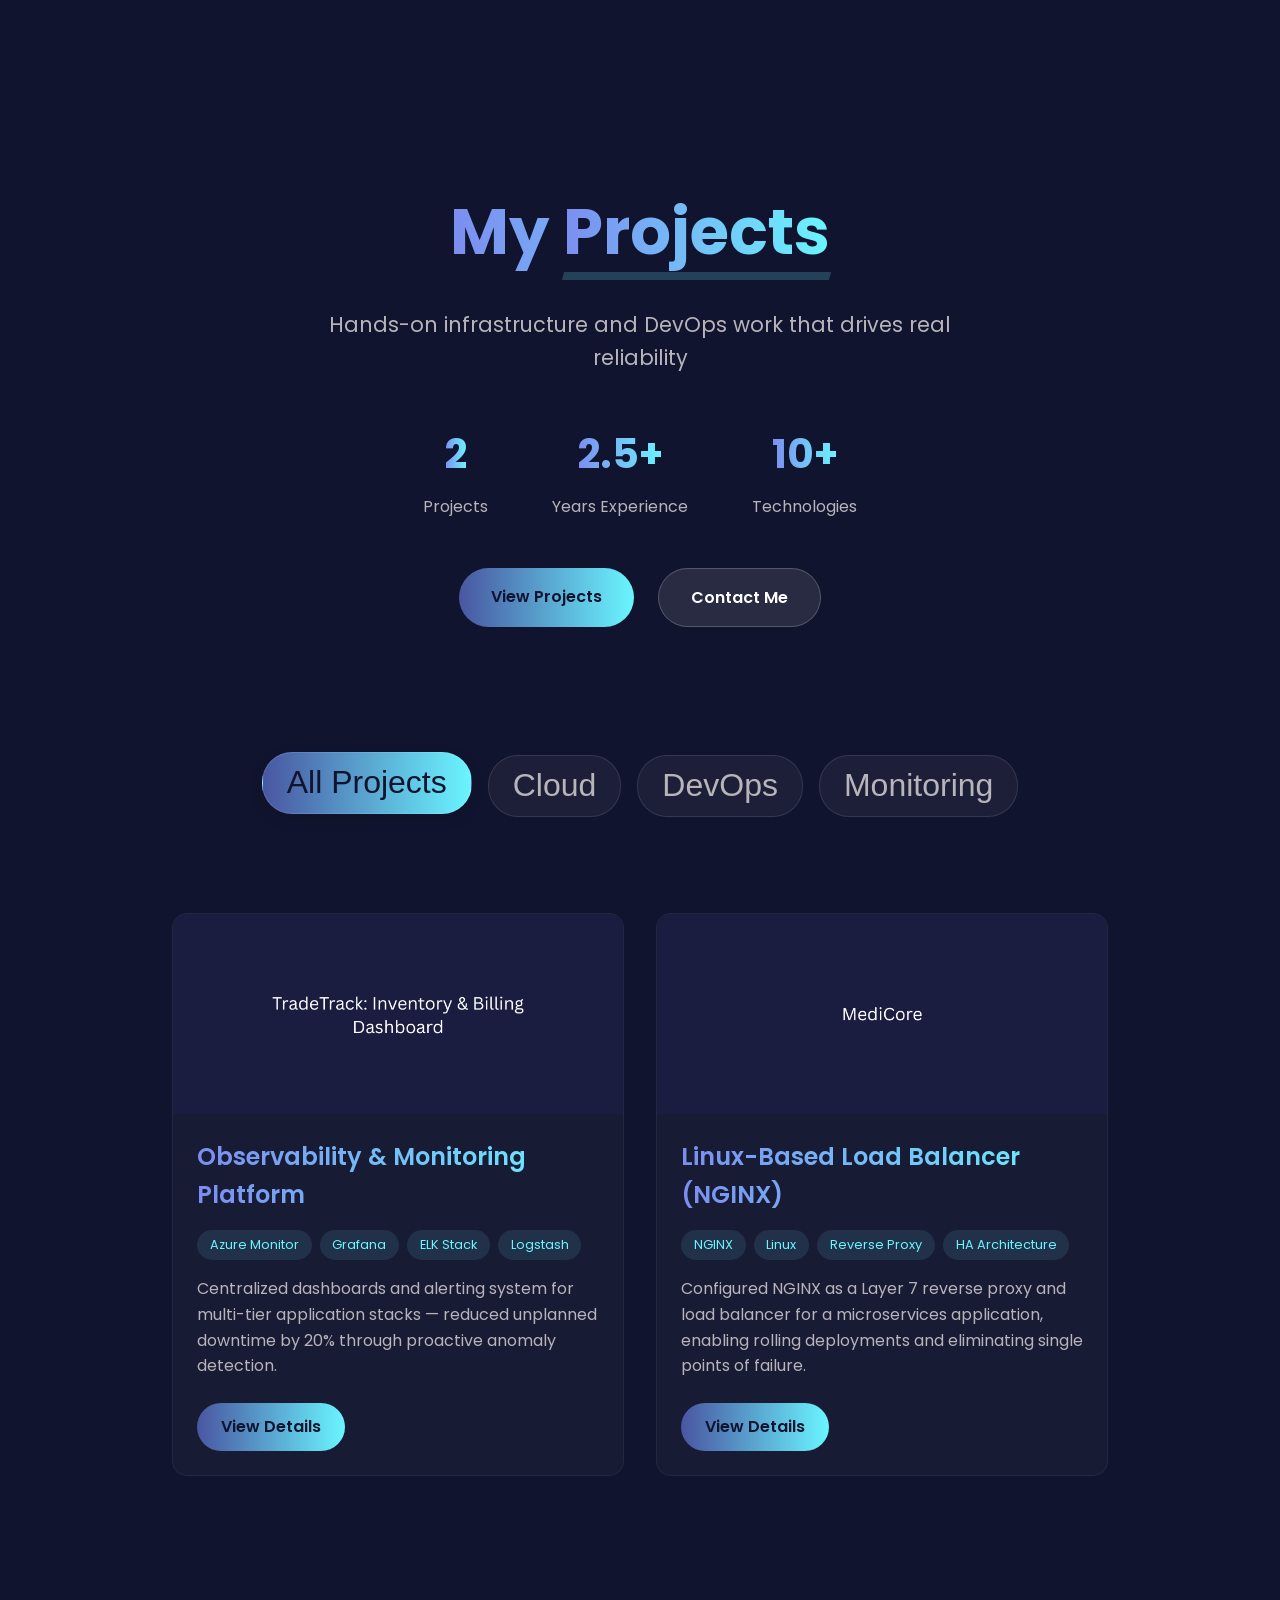
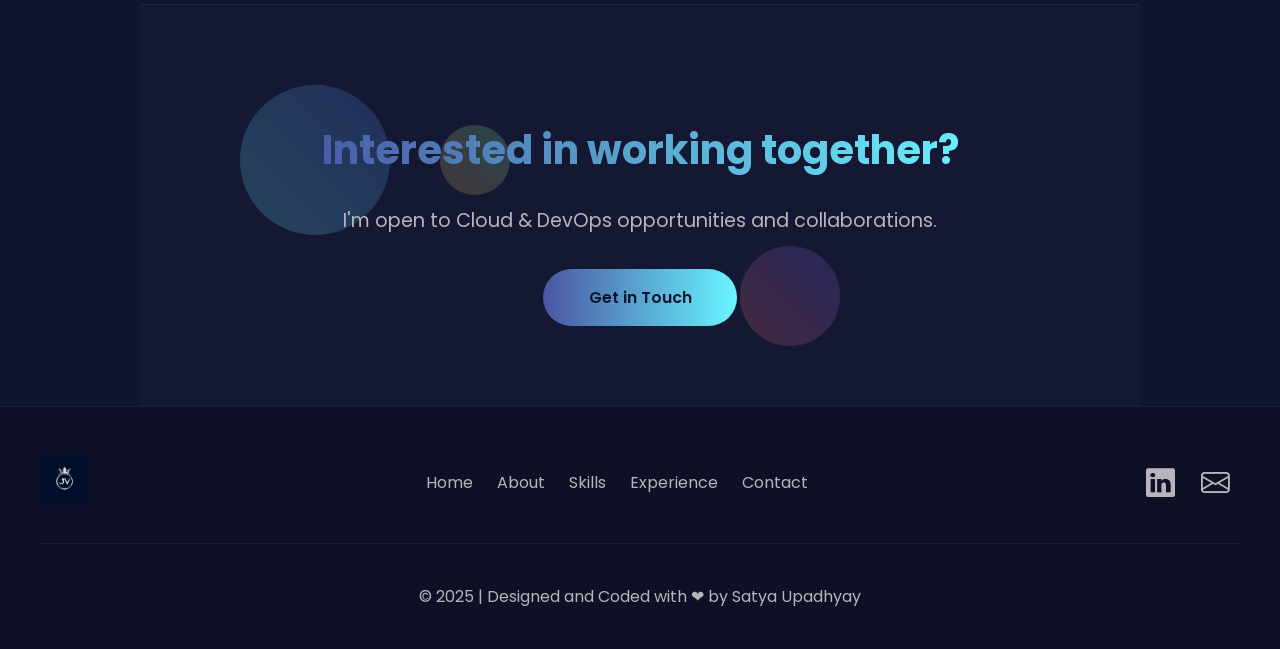
<file: portfolio.html>
<!DOCTYPE html>
<html lang="en">
<head>
    <meta charset="UTF-8">
    <meta name="viewport" content="width=device-width, initial-scale=1.0">
    <title>Satya Upadhyay | Projects</title>
    <link rel="shortcut icon" href="./assets/images/logo/Jv_logo.jpg" type="image/x-icon">
    <link href="https://fonts.googleapis.com/css2?family=Poppins:wght@300;400;600&display=swap" rel="stylesheet">
    <link href="https://cdn.jsdelivr.net/npm/bootstrap-icons@1.10.3/font/bootstrap-icons.css" rel="stylesheet">
    <link rel="stylesheet" href="style.css">
    <link rel="stylesheet" href="portfolio-style.css">
</head>
<body>

    <main>
        <!-- Hero Section -->
        <section class="portfolio-hero">
            <div class="hero-background">
                <div class="hero-grid">
                    <div class="dot-grid"></div>
                </div>
            </div>
            <div class="container">
                <div class="hero-content">
                    <h1 class="hero-title">My <span class="highlight">Projects</span></h1>
                    <p class="subtitle">Hands-on infrastructure and DevOps work that drives real reliability</p>

                    <div class="hero-stats">
                        <div class="stat-item">
                            <span class="stat-number">2</span>
                            <span class="stat-label">Projects</span>
                        </div>
                        <div class="stat-item">
                            <span class="stat-number">2.5+</span>
                            <span class="stat-label">Years Experience</span>
                        </div>
                        <div class="stat-item">
                            <span class="stat-number">10+</span>
                            <span class="stat-label">Technologies</span>
                        </div>
                    </div>

                    <div class="hero-cta">
                        <a href="#project1" class="btn-primary">View Projects</a>
                        <a href="index.html#contact" class="btn-secondary">Contact Me</a>
                    </div>
                </div>
            </div>
        </section>

        <!-- Project Filters -->
        <section class="project-filters">
            <div class="container">
                <div class="filter-buttons">
                    <button class="filter-btn active" data-filter="all">All Projects</button>
                    <button class="filter-btn" data-filter="cloud">Cloud</button>
                    <button class="filter-btn" data-filter="devops">DevOps</button>
                    <button class="filter-btn" data-filter="monitoring">Monitoring</button>
                </div>
            </div>
        </section>

        <!-- Projects Grid -->
        <section class="projects-grid">
            <div class="container">
                <div class="projects-wrapper">

                    <!-- Project 1 -->
                    <div class="project-card" data-category="cloud monitoring" id="project1">
                        <div class="project-image">
                            <img src="./assets/images/portfolio/project1.png" alt="Observability & Monitoring Platform">
                        </div>
                        <div class="project-info">
                            <h3>Observability &amp; Monitoring Platform</h3>
                            <div class="project-tech">
                                <span>Azure Monitor</span>
                                <span>Grafana</span>
                                <span>ELK Stack</span>
                                <span>Logstash</span>
                            </div>
                            <p>Centralized dashboards and alerting system for multi-tier application stacks — reduced unplanned downtime by 20% through proactive anomaly detection.</p>
                            <div class="project-links">
                                <a href="#project1-modal" class="btn-details">View Details</a>
                            </div>
                        </div>
                    </div>

                    <!-- Project 2 -->
                    <div class="project-card" data-category="devops cloud" id="project2">
                        <div class="project-image">
                            <img src="./assets/images/portfolio/project2.png" alt="Linux Load Balancer NGINX">
                        </div>
                        <div class="project-info">
                            <h3>Linux-Based Load Balancer (NGINX)</h3>
                            <div class="project-tech">
                                <span>NGINX</span>
                                <span>Linux</span>
                                <span>Reverse Proxy</span>
                                <span>HA Architecture</span>
                            </div>
                            <p>Configured NGINX as a Layer 7 reverse proxy and load balancer for a microservices application, enabling rolling deployments and eliminating single points of failure.</p>
                            <div class="project-links">
                                <a href="#project2-modal" class="btn-details">View Details</a>
                            </div>
                        </div>
                    </div>

                </div>
            </div>
        </section>

        <!-- Project 1 Modal -->
        <div id="project1-modal" class="project-modal">
            <div class="modal-content">
                <div class="modal-header">
                    <h2>Observability &amp; Monitoring Platform</h2>
                    <button class="close-modal">&times;</button>
                </div>
                <div class="modal-body">
                    <div class="project-gallery">
                        <img src="./assets/images/portfolio/project1.png" alt="Observability & Monitoring Platform">
                    </div>
                    <div class="project-details">
                        <div class="details-section">
                            <h3>Project Overview</h3>
                            <p>Designed and implemented a centralized observability platform for multi-tier production systems at TCS. The platform consolidates metrics, logs, and alerts from across the infrastructure into a unified view, enabling faster incident detection and response. By integrating Azure Monitor, Grafana dashboards, and the ELK Stack (Elasticsearch, Logstash, Kibana), the system significantly improved the team's ability to detect anomalies before they impacted end users — reducing unplanned downtime by 20%.</p>
                        </div>
                        <div class="details-section">
                            <h3>Technologies Used</h3>
                            <div class="tech-tags">
                                <span>Azure Monitor</span>
                                <span>Log Analytics</span>
                                <span>Elasticsearch</span>
                                <span>Logstash</span>
                                <span>Kibana</span>
                                <span>Grafana</span>
                                <span>Prometheus</span>
                            </div>
                        </div>
                        <div class="details-section">
                            <h3>Key Features</h3>
                            <ul>
                                <li>Centralized dashboards in Grafana and Kibana for real-time system visibility across all production environments</li>
                                <li>Threshold-based alerting rules in Azure Monitor to trigger notifications before SLA breaches</li>
                                <li>Log aggregation pipeline using Logstash feeding into Azure Log Analytics for unified log querying</li>
                                <li>Proactive anomaly detection that reduced unplanned downtime by 20%</li>
                                <li>Issue detection speed improved by 40% compared to manual monitoring approaches</li>
                                <li>Custom alert suppression logic to reduce alert fatigue during planned maintenance windows</li>
                            </ul>
                        </div>
                    </div>
                </div>
            </div>
        </div>

        <!-- Project 2 Modal -->
        <div id="project2-modal" class="project-modal">
            <div class="modal-content">
                <div class="modal-header">
                    <h2>Linux-Based Load Balancer (NGINX)</h2>
                    <button class="close-modal">&times;</button>
                </div>
                <div class="modal-body">
                    <div class="project-gallery">
                        <img src="./assets/images/portfolio/project2.png" alt="Linux Load Balancer NGINX">
                    </div>
                    <div class="project-details">
                        <div class="details-section">
                            <h3>Project Overview</h3>
                            <p>Designed and configured an NGINX-based Layer 7 reverse proxy and load balancer for a microservices application running on Linux. The setup replaced a manual traffic management approach and enabled automated rolling deployments, active health checks, and weighted round-robin distribution across backend nodes. The result was a significant improvement in application availability, reliability, and fault tolerance — eliminating single points of failure across the service tier.</p>
                        </div>
                        <div class="details-section">
                            <h3>Technologies Used</h3>
                            <div class="tech-tags">
                                <span>NGINX</span>
                                <span>Linux (RHEL/Ubuntu)</span>
                                <span>Bash Scripting</span>
                                <span>DNS Configuration</span>
                                <span>Firewall Rules</span>
                            </div>
                        </div>
                        <div class="details-section">
                            <h3>Key Features</h3>
                            <ul>
                                <li>NGINX configured as a Layer 7 reverse proxy with SSL termination for secure inbound traffic</li>
                                <li>Weighted round-robin load balancing distributing traffic across multiple backend instances</li>
                                <li>Active health checks automatically removing unhealthy nodes from the rotation</li>
                                <li>Rolling deployment support — new instances added to the pool without downtime</li>
                                <li>Firewall rules and DNS resolution configured for controlled, secure communication</li>
                                <li>Eliminated single points of failure, improving overall application availability and reliability</li>
                            </ul>
                        </div>
                    </div>
                </div>
            </div>
        </div>

        <!-- CTA -->
        <section class="portfolio-cta">
            <div class="container">
                <div class="cta-content">
                    <h2>Interested in working together?</h2>
                    <p>I'm open to Cloud &amp; DevOps opportunities and collaborations.</p>
                    <a href="index.html#contact" class="btn-contact">Get in Touch</a>
                </div>
                <div class="cta-background">
                    <div class="floating-shapes">
                        <div class="shape shape-1"></div>
                        <div class="shape shape-2"></div>
                        <div class="shape shape-3"></div>
                    </div>
                </div>
            </div>
        </section>
    </main>

    <footer>
        <div class="container">
            <div class="footer-content">
                <div class="footer-logo">
                    <img src="./assets/images/logo/Jv_logo.jpg" alt="Satya Upadhyay" class="logo">
                </div>
                <div class="footer-links">
                    <a href="index.html">Home</a>
                    <a href="index.html#about">About</a>
                    <a href="index.html#skills">Skills</a>
                    <a href="index.html#experience">Experience</a>
                    <a href="index.html#contact">Contact</a>
                </div>
                <div class="footer-social">
                    <a href="https://linkedin.com" target="_blank"><i class="bi bi-linkedin"></i></a>
                    <a href="mailto:upadhyay3005satya@gmail.com"><i class="bi bi-envelope"></i></a>
                </div>
            </div>
            <div class="footer-bottom">
                <p>© 2025 | Designed and Coded with ❤ by Satya Upadhyay</p>
            </div>
        </div>
    </footer>

    <button id="back-to-top" aria-label="Back to Top">
        <i class="bi bi-arrow-up"></i>
    </button>

    <script src="./script.js"></script>
    <script src="./portfolio-script.js"></script>
</body>
</html>
</file>
<file: style.css>
html {
    scroll-behavior: smooth;
    margin: 0;
    padding: 0;
}

:root {
    --primary-color: #11142E;
    /* Change this to your desired primary color */
    --primary-light-color: #1d2045;
    --secondary-color: #ffffff;
    /* Change this to your desired secondary color */
    --accent-color: #6af5ff;
    --text-color: rgba(183, 180, 187, 1);
    --transition-speed: 0.3s;
}

body {
    font-family: 'Poppins', sans-serif;
    color: var(--text-color);
    line-height: 1.6;
    margin: 0;
    padding: 0;
    background-color: var(--primary-color);
}

html, body {
    overflow-x: hidden; /* Prevent horizontal scrolling */
    width: 100%;
    position: relative;
    max-width: 100vw;
}

h1 {
    font-size: 2.5em;
    font-weight: bold;
    color: var(--secondary-color);
    background: linear-gradient(to right, rgb(124, 141, 240), rgb(106, 245, 255));
    -webkit-background-clip: text;
    -webkit-text-fill-color: transparent;
    background-clip: text;
    margin-bottom: 1rem;
}

h2 {
    font-size: 2em;
    font-weight: bold;
    color: var(--secondary-color);
    background: linear-gradient(to right, rgb(73, 86, 161), rgb(106, 245, 255));
    -webkit-background-clip: text;
    -webkit-text-fill-color: transparent;
    background-clip: text;
}

h3 {
    font-size: 1.5em;
    font-weight: 600;
    color: var(--secondary-color);
    margin-bottom: 0.5rem;
}

h4 {
    font-size: 1.2em;
    color: var(--accent-color);
    margin-top: 1rem;
}

button {
    border: none;
    background: none;
    color: inherit;
    font-size: xx-large;
    cursor: pointer;
}

.nav-container,
section,
.intro-container,
.portfolio-grid,
.contact-container,
.project-filters,
.projects-container {
    max-width: 100%;
    box-sizing: border-box; /* Include padding in width calculation */
    overflow-x: hidden;
}

/* Elegant fade with scale animation */
#content-wrapper {
    opacity: 0;
    transform: scale(0.98);
    filter: blur(5px);
    transition: opacity 1.2s ease-out, transform 1.2s ease-out, filter 1.2s ease-out;
}

#content-wrapper.visible {
    opacity: 1;
    transform: scale(1);
    filter: blur(0);
}

.hidden {
    visibility: hidden;
}

section {
    padding: 4rem 2rem;
    margin: 0 auto;
    max-width: 1000px;
}

.separator {
    display: flex;
    justify-content: center;
    align-items: center;
    padding: 1rem;
}

.separator img {
    width: 10%;
    max-width: 600px;
    opacity: 0.7;
}

#line {
    content: "";
    display: block;
    width: 120%;
    height: 0.5px;
    background-color: var(--primary-light-color);
    padding: 0;
}

section h2 {
    font-size: 2.2em;
    color: var(--secondary-color);
    margin-bottom: 1.5rem;
    font-weight: bolder;
    display: flex;
    justify-content: center;
    align-items: center;
}

/* Navbar Styles */
header {
    position: fixed;
    top: 0;
    left: 0;
    width: 100%;
    z-index: 1000;
    transition: background-color 0.3s ease, box-shadow 0.3s ease;
    padding: 0;
    margin-top: 30px;
}

header.scrolled {
    background-color: rgba(17, 20, 46, 0.95);
    backdrop-filter: blur(10px);
    -webkit-backdrop-filter: blur(10px);
    box-shadow: 0 5px 20px rgba(0, 0, 0, 0.2);
}

#navbar {
    padding: 1rem 0;
    transition: padding 0.3s ease;
}

header.scrolled #navbar {
    padding: 0.5rem 0;
}

.nav-container {
    display: flex;
    justify-content: space-between;
    align-items: center;
    max-width: 1200px;
    margin: 0 auto;
    padding: 0 2rem;
}

.nav-left .logo {
    height: 4.5rem;
    transition: height 0.3s ease;
}

header.scrolled .nav-left .logo {
    height: 2.8rem;
}

.nav-right ul {
    display: flex;
    list-style: none;
    margin: 0;
    padding: 0;
    gap: 2rem;
}

.nav-right ul li a {
    color: var(--secondary-color);
    text-decoration: none;
    font-weight: 500;
    position: relative;
    padding: 0.5rem 0;
    transition: color 0.3s ease;
    cursor: pointer;
}

.nav-right ul li a::after {
    content: '';
    position: absolute;
    bottom: 0;
    left: 0;
    width: 0;
    height: 2px;
    background: var(--accent-color);
    transition: width 0.3s ease;
}

.nav-right ul li a:hover {
    color: var(--accent-color);
}

.nav-right ul li a:hover::after {
    width: 100%;
}

/* Hamburger Menu */
.hamburger-menu {
    display: none;
    flex-direction: column;
    justify-content: space-between;
    width: 30px;
    height: 21px;
    cursor: pointer;
    z-index: 1001;
    position: relative; /* Add this to make z-index work */
}

.hamburger-menu span {
    display: block;
    height: 3px;
    width: 100%;
    background-color: var(--secondary-color);
    border-radius: 3px;
    transition: all 0.3s ease;
}

/* Mobile Navigation */
@media (max-width: 768px) {
    header {
        margin-top: 0;
    }

    .nav-container {
        padding: 0 1.5rem;
    }
    
    .hamburger-menu {
        display: flex;
    }
    
    .nav-right ul {
        display: none !important;
        position: fixed;
        top: 0;
        right: -100%;
        width: 80%;
        max-width: 300px;
        height: 100vh;
        background-color: var(--primary-color);
        flex-direction: column;
        justify-content: center;
        align-items: center;
        gap: 2rem;
        transition: right 0.3s ease;
        z-index: 1000;
        box-shadow: -5px 0 15px rgba(0, 0, 0, 0.1);
    }
    
    .nav-right.active ul {
        display: flex !important;
        right: 0;
    }
    
    .nav-right ul li {
        margin: 0;
    }
    
    .nav-right ul li a {
        font-size: 1.2rem;
    }
    
    /* Hamburger animation */
    .hamburger-menu.active span:nth-child(1) {
        transform: translateY(9px) rotate(45deg);
    }
    
    .hamburger-menu.active span:nth-child(2) {
        opacity: 0;
    }
    
    .hamburger-menu.active span:nth-child(3) {
        transform: translateY(-9px) rotate(-45deg);
    }
    
    /* Overlay when menu is open */
    .menu-overlay {
        position: fixed;
        top: 0;
        left: 0;
        width: 100%;
        height: 100%;
        background-color: rgba(0, 0, 0, 0.5);
        z-index: 999;
        opacity: 0;
        visibility: hidden;
        transition: opacity 0.3s ease, visibility 0.3s ease;
    }
    
    .menu-overlay.active {
        opacity: 1;
        visibility: visible;
    }

    .project-overlay,
    .menu-overlay {
        width: 100vw;
        max-width: 100%;
    }
}

/* Remove old nav toggle styles */
#nav-toggle {
    display: none !important;
}


/* Button Animation */
.animated-button {
    position: relative;
    animation: moveUpDown 1s ease-in-out infinite;
}

@keyframes moveUpDown {
    0%, 100% {
        transform: translateY(0);
    }
    50% {
        transform: translateY(-15px);
    }
}

#skills p {
    text-align: center;
}

#skills ul {
    list-style: none;
    padding: 0;
}

.skills-list {
    display: flex;
    flex-wrap: wrap;
    justify-content: center;
    gap: 1.5rem;
    padding: 0;
    list-style: none;
    margin-top: 2rem;
}

.skills-list li {
    margin: 0.5rem;
    padding: 1rem;
    background: rgba(255, 255, 255, 0.1);
    border-radius: 8px;
    display: flex;
    align-items: center;
    justify-content: center;
    transition: transform 0.3s ease, background 0.3s ease;
    width: 80px;
    height: 80px;
}

.skills-list li:hover {
    transform: translateY(-5px);
    background: rgba(255, 255, 255, 0.2);
}

.skills-list li img {
    max-width: 100%;
    max-height: 100%;
    object-fit: contain;
}

@media (max-width: 767px) {
    .skills-list li {
        width: 60px;
        height: 60px;
    }
}

/* Typing Animation Styles */
.typing-container {
    display: flex;
    align-items: center;
    font-size: 1.5rem;
    margin: 1rem 0;
    height: 2rem;
}

.static-text {
    color: var(--text-color);
    margin-right: 0.5rem;
}

.typing-text {
    color: var(--accent-color);
    font-weight: 600;
    position: relative;
}

.cursor {
    display: inline-block;
    width: 3px;
    background-color: var(--accent-color);
    margin-left: 0.2rem;
    animation: blink 1s infinite;
}

@keyframes blink {
    0%, 100% { opacity: 1; }
    50% { opacity: 0; }
}

/* Enhanced About Section */
#about {
    position: relative;
    overflow: hidden;
    text-align: center;
}

#about ul {
    list-style-type: none;
    background: rgba(255, 255, 255, 0.05);
    border-radius: 15px;
    padding: 1.5rem;
    margin: 1.5rem 0;
    box-shadow: 0 5px 15px rgba(0, 0, 0, 0.1);
    transform: translateY(0);
    transition: transform 0.3s ease, box-shadow 0.3s ease;
}

#about ul:hover {
    transform: translateY(-5px);
    box-shadow: 0 10px 25px rgba(0, 0, 0, 0.2);
}

#about li {
    margin-bottom: 0.8rem;
    position: relative;
    padding-left: 1.5rem;
}

/* #about li::before {
    content: "→";
    color: var(--accent-color);
    position: absolute;
    left: 0;
    transition: transform 0.3s ease;
} */

#about li:hover::before {
    transform: translateX(5px);
}

#about p:last-child {
    font-weight: 600;
    color: var(--accent-color);
    font-size: 1.2rem;
    margin-top: 2rem;
    text-align: center;
}

/* Enhanced Intro Section */
.intro-description {
    margin: 1.5rem 0;
    font-size: 1.1rem;
    line-height: 1.6;
    color: var(--text-color);
    animation: fadeIn 1s ease-out forwards;
}

.intro-highlights {
    display: flex;
    flex-wrap: wrap;
    gap: 1rem;
    margin: 1.5rem 0;
}

.highlight-item {
    display: flex;
    align-items: center;
    background: rgba(255, 255, 255, 0.05);
    padding: 0.5rem 1rem;
    border-radius: 30px;
    transition: transform 0.3s ease, background 0.3s ease;
    animation: slideInRight 0.5s ease-out forwards;
    animation-delay: calc(var(--i, 0) * 0.1s);
}

.highlight-item:nth-child(1) {
    --i: 1;
}

.highlight-item:nth-child(2) {
    --i: 2;
}

.highlight-item:nth-child(3) {
    --i: 3;
}

.highlight-item:nth-child(4) {
    --i: 4;
}


.highlight-item:hover {
    transform: translateY(-3px);
    background: rgba(255, 255, 255, 0.1);
}

.highlight-item i {
    color: var(--accent-color);
    font-size: 1.2rem;
    margin-right: 0.5rem;
}

.intro-cta {
    display: flex;
    gap: 1rem;
    margin-top: 1.5rem;
    margin-bottom: 1.5rem;
    flex-wrap: wrap; /* Allow wrapping if needed */
    justify-content: flex-start; /* Align to the left by default */
}

.btn-contact, 
.btn-portfolio-link {
    display: inline-block;
    padding: 0.8rem 1.5rem;
    border-radius: 30px;
    text-decoration: none;
    font-weight: 600;
    transition: transform 0.3s ease, box-shadow 0.3s ease;
    min-width: 130px; /* Set minimum width */
    text-align: center;
}

.btn-contact {
    background: linear-gradient(to right, rgb(73, 86, 161), rgb(106, 245, 255));
    color: var(--secondary-color);
}

.btn-portfolio-link {
    background: rgba(255, 255, 255, 0.1);
    color: var(--secondary-color);
    border: 1px solid rgba(106, 245, 255, 0.3);
}

.btn-contact:hover, 
.btn-portfolio-link:hover {
    transform: translateY(-3px);
    box-shadow: 0 10px 20px rgba(0, 0, 0, 0.2);
}

.btn-portfolio-link:hover {
    background: rgba(255, 255, 255, 0.2);
}

h4 i {
    margin-right: 0.5rem;
    color: var(--accent-color);
}

/* Animations */
@keyframes fadeIn {
    from {
        opacity: 0;
    }
    to {
        opacity: 1;
    }
}

@keyframes slideInRight {
    from {
        opacity: 0;
        transform: translateX(-20px);
    }
    to {
        opacity: 1;
        transform: translateX(0);
    }
}

/* Responsive adjustments */
@media (max-width: 768px) {
    #about {
        padding: 2rem 1rem; /* Reduce padding */
        pointer-events: auto; /* Ensure it's interactive */
        touch-action: auto; /* Enable touch actions */
    }
    
    #about p {
        margin-bottom: 1rem;
    }

    .intro-highlights {
        justify-content: center;
    }
    
    .intro-cta {
        justify-content: center; /* Center on mobile */
        gap: 0.8rem; /* Reduce gap on smaller screens */
    }
    
    .btn-contact, 
    .btn-portfolio-link {
        padding: 0.7rem 1.2rem;
        font-size: 0.9rem;
        min-width: 120px; /* Slightly smaller on mobile */
        /* Important: Don't set width to 100% */
        width: auto;
        flex: 0 1 auto; /* Don't grow, allow shrinking, auto basis */
    }
}

/* For very small screens, ensure buttons still fit side by side */
@media (max-width: 380px) {
    .intro-cta {
        gap: 0.5rem;
    }
    
    .btn-contact, 
    .btn-portfolio-link {
        padding: 0.6rem 1rem;
        font-size: 0.85rem;
        min-width: 110px;
    }
}
/* Enhanced Experience Section Styles */
.experience-item {
    background: rgba(255, 255, 255, 0.05);
    margin: 30px 0;
    padding: 30px;
    border: 1px solid rgba(232, 232, 232, 0.1);
    border-radius: 15px;
    transition: transform 0.3s ease, box-shadow 0.3s ease, background-color 0.3s ease;
    position: relative;
    overflow: hidden;
}

.experience-item::before {
    content: '';
    position: absolute;
    top: 0;
    left: 0;
    width: 100%;
    height: 3px;
    background: linear-gradient(to right, rgb(73, 86, 161), rgb(106, 245, 255));
    transform: scaleX(0);
    transform-origin: left;
    transition: transform 0.3s ease;
}

.experience-item:hover {
    transform: translateY(-10px);
    box-shadow: 0 15px 30px rgba(0, 0, 0, 0.2);
    background: rgba(255, 255, 255, 0.08);
}

.experience-item:hover::before {
    transform: scaleX(1);
}

.experience-item h3 {
    color: var(--accent-color);
    margin-top: 0;
    transition: transform 0.3s ease;
}

.experience-item:hover h3 {
    transform: translateX(5px);
}

.company-name {
    font-weight: 600;
    font-size: 1.1em;
    display: flex;
    align-items: center;
    margin: 0.5rem 0;
    transition: color 0.3s ease;
}

.experience-item:hover .company-name {
    color: var(--secondary-color);
}

.company-logo {
    width: 40px;
    height: 40px;
    vertical-align: middle;
    margin-right: 10px;
    border-radius: 5px;
    object-fit: contain;
    background-color: transparent;
    padding: 3px;
    box-sizing: content-box;
    transition: transform 0.3s ease;
}

.experience-item:hover .company-logo {
    transform: scale(1.1);
}

.job-duration {
    color: #a0a0a0;
    font-style: italic;
    margin-bottom: 1rem;
}

.job-responsibilities {
    padding-left: 1.5rem;
}

.job-responsibilities li {
    margin-bottom: 0.5rem;
    position: relative;
    transition: transform 0.3s ease, padding-left 0.3s ease;
}

.job-responsibilities li::before {
    content: "•";
    color: var(--accent-color);
    font-weight: bold;
    position: absolute;
    left: -1rem;
    transition: color 0.3s ease, transform 0.3s ease;
}

.experience-item:hover .job-responsibilities li::before {
    color: var(--accent-color);
    transform: scale(1.2);
}

.experience-item:hover .job-responsibilities li {
    transform: translateX(5px);
}

.job-duration {
    color: #a0a0a0;
    font-style: italic;
    margin-bottom: 1rem;
}

.job-responsibilities {
    padding-left: 1.5rem;
}

.job-responsibilities li {
    margin-bottom: 0.5rem;
    position: relative;
}

.job-responsibilities li::before {
    content: "•";
    color: var(--accent-color);
    font-weight: bold;
    position: absolute;
    left: -1rem;
}

#intro {
    padding: 4rem 2rem;
    margin: 0 auto;
    max-width: 1000px;
    padding-top: 8rem;
}

.intro-container {
    display: flex;
    align-items: center;
    justify-content: space-between;
}

.intro-text {
    margin-top: 2.5rem;
    width: 60%;
    padding-right: 2rem;
}

.intro-photo {
    position: relative;
    width: 30%;
    display: flex;
    justify-content: center;
    z-index: 1;
}

.intro-photo img {
    border-radius: 50%;
    max-width: 100%;
    height: auto;
    transform: scaleX(-1);
    position: relative;
    z-index: 2;
    margin: 0 auto;
    border: 3px solid var(--accent-color);
    box-shadow: 0 0 20px rgba(106, 245, 255, 0.3);
}

.intro-photo lottie-player {
    position: absolute;
    top: 50%;
    left: 50%;
    transform: translate(-50%, -50%);
    width: 400px;
    height: 400px;
    z-index: 1;
}

/* Responsive styles for the intro section */
@media (max-width: 768px) {
    .intro-container {
        flex-direction: column;
        text-align: center;
    }

    .intro-photo {
        order: 1;
        margin-bottom: 2rem;
        width: 60%;
    }

    .intro-text {
        order: 2;
        width: 100%;
        padding: 0;
    }

    .intro-photo lottie-player {
        width: 350px;
        height: 350px;
    }
}

#arrow-down {
    display: flex;
    justify-content: center;
    align-items: center;
    font-size: xx-large;
    margin-top: -1rem;
}

.company-name {
    font-weight: 600;
    font-size: 1.1em;
    display: flex;
    align-items: center;
    margin: 0.5rem 0;
}

.company-logo {
    width: 30px;
    height: 30px;
    vertical-align: middle;
    margin-right: 10px;
    border-radius: 5px;
    object-fit: contain;
    background-color: transparent;
    padding: 3px;
    box-sizing: content-box;
}

.bi {
    margin-right: 10px;
    font-size: 1.2em;
}

#separator {
    width: 80%;
    border: none;
    border-top: 1px solid rgba(255, 255, 255, 0.1);
    margin: 30px auto;
}

#copyright {
    margin-top: 20px;
    color: #a0a0a0;
}

/* Animation for page elements */
@keyframes fadeInUp {
    from {
        opacity: 0;
        transform: translateY(20px);
    }
    to {
        opacity: 1;
        transform: translateY(0);
    }
}

section {
    animation: fadeInUp 0.6s ease-out forwards;
}

section:nth-child(2) {
    animation-delay: 0.2s;
}

section:nth-child(3) {
    animation-delay: 0.4s;
}

section:nth-child(4) {
    animation-delay: 0.6s;
}

/* Scrollbar styling */
::-webkit-scrollbar {
    width: 10px;
}

::-webkit-scrollbar-track {
    background: var(--primary-color);
}

::-webkit-scrollbar-thumb {
    background: rgba(106, 245, 255, 0.3);
    border-radius: 5px;
}

::-webkit-scrollbar-thumb:hover {
    background: rgba(106, 245, 255, 0.5);
}


/* Interactive Skills Cards */
.skills-highlight {
    margin: 2.5rem 0;
}

.skills-highlight h3 {
    margin-bottom: 1.5rem;
    text-align: center;
    color: var(--accent-color);
    font-size: 1.8rem;
}

.skills-cards {
    display: grid;
    grid-template-columns: repeat(auto-fill, minmax(280px, 1fr));
    gap: 1.5rem;
    margin-top: 1.5rem;
}

.skill-card {
    background: rgba(255, 255, 255, 0.05);
    border-radius: 15px;
    padding: 1.5rem;
    transition: transform 0.3s ease, box-shadow 0.3s ease, background-color 0.3s ease;
    position: relative;
    overflow: hidden;
    border: 1px solid rgba(255, 255, 255, 0.1);
}

.skill-card::before {
    content: '';
    position: absolute;
    top: 0;
    left: 0;
    width: 100%;
    height: 3px;
    background: linear-gradient(to right, rgb(73, 86, 161), rgb(106, 245, 255));
    transform: scaleX(0);
    transform-origin: left;
    transition: transform 0.3s ease;
}

.skill-card:hover {
    transform: translateY(-10px);
    box-shadow: 0 15px 30px rgba(0, 0, 0, 0.2);
    background: rgba(255, 255, 255, 0.08);
}

.skill-card:hover::before {
    transform: scaleX(1);
}

.skill-icon {
    font-size: 2.5rem;
    color: var(--accent-color);
    margin-bottom: 1rem;
    transition: transform 0.3s ease;
}

.skill-card:hover .skill-icon {
    transform: scale(1.1);
}

.skill-card h4 {
    color: var(--secondary-color);
    margin-bottom: 0.8rem;
    font-size: 1.2rem;
}

.skill-card p {
    color: var(--text-color);
    font-size: 0.95rem;
    line-height: 1.5;
    text-align: left;
}

/* Responsive adjustments */
@media (max-width: 768px) {
    .skills-cards {
        grid-template-columns: 1fr;
    }
    
    .skill-card {
        max-width: 100%;
    }
}



/* ===== EDUCATION SECTION STYLES ===== */
.education-timeline {
    position: relative;
    max-width: 900px;
    margin: 0 auto;
    padding: 2rem 0;
}

.education-timeline::before {
    content: '';
    position: absolute;
    top: 0;
    left: 50px;
    height: 100%;
    width: 2px;
    background: linear-gradient(to bottom, rgba(106, 245, 255, 0.3), rgba(106, 245, 255, 0));
    z-index: 1;
}

.education-item {
    display: flex;
    margin-bottom: 3rem;
    position: relative;
    z-index: 2;
    transform: translateY(50px);
    opacity: 0;
    transition: transform 0.6s ease, opacity 0.6s ease;
}

.education-item.animate {
    transform: translateY(0);
    opacity: 1;
}

.education-icon {
    background: linear-gradient(135deg, rgb(73, 86, 161), rgb(106, 245, 255));
    width: 100px;
    height: 100px;
    border-radius: 50%;
    display: flex;
    align-items: center;
    justify-content: center;
    margin-right: 2rem;
    flex-shrink: 0;
    box-shadow: 0 10px 20px rgba(0, 0, 0, 0.2);
    position: relative;
    z-index: 3;
    transition: transform 0.3s ease, box-shadow 0.3s ease;
}

.education-item:hover .education-icon {
    transform: scale(1.1);
    box-shadow: 0 15px 30px rgba(0, 0, 0, 0.3);
}

.education-icon i {
    font-size: 2.5rem;
    color: var(--secondary-color);
}

.education-content {
    background: rgba(255, 255, 255, 0.05);
    border-radius: 15px;
    padding: 2rem;
    flex-grow: 1;
    border: 1px solid rgba(255, 255, 255, 0.1);
    transition: transform 0.3s ease, box-shadow 0.3s ease, background-color 0.3s ease;
    position: relative;
    overflow: hidden;
}

.education-content::before {
    content: '';
    position: absolute;
    top: 0;
    left: 0;
    width: 100%;
    height: 3px;
    background: linear-gradient(to right, rgb(73, 86, 161), rgb(106, 245, 255));
    transform: scaleX(0);
    transform-origin: left;
    transition: transform 0.3s ease;
}

.education-item:hover .education-content {
    transform: translateY(-5px);
    box-shadow: 0 15px 30px rgba(0, 0, 0, 0.2);
    background: rgba(255, 255, 255, 0.08);
}

.education-item:hover .education-content::before {
    transform: scaleX(1);
}

.education-content h3 {
    margin-top: 0;
    color: var(--accent-color);
    font-size: 1.4rem;
    transition: transform 0.3s ease;
}

.education-item:hover .education-content h3 {
    transform: translateX(5px);
}

.education-meta {
    display: flex;
    flex-wrap: wrap;
    gap: 1rem;
    margin: 1rem 0;
    color: #a0a0a0;
}

.education-meta span {
    display: flex;
    align-items: center;
    font-size: 0.9rem;
}

.education-meta i {
    margin-right: 0.5rem;
    color: var(--accent-color);
}

.education-details {
    margin-top: 1.5rem;
}

.education-highlights {
    display: flex;
    flex-wrap: wrap;
    gap: 0.5rem;
    margin-top: 1rem;
}

.highlight-tag {
    background: rgba(106, 245, 255, 0.1);
    color: var(--accent-color);
    padding: 0.3rem 0.8rem;
    border-radius: 20px;
    font-size: 0.85rem;
    transition: background 0.3s ease, transform 0.3s ease;
}

.highlight-tag:hover {
    background: rgba(106, 245, 255, 0.2);
    transform: translateY(-3px);
}

/* ===== CONTACT SECTION STYLES ===== */
#contact {
    text-align: center;
    padding: 4rem 2rem;
}

.contact-intro {
    max-width: 700px;
    margin: 0 auto 2rem;
}

.contact-container {
    display: flex;
    align-items: stretch;
    gap: 2rem;
    margin: 3rem auto;
    max-width: 1000px;
    flex-wrap: wrap;
}

.contact-card {
    flex: 1;
    min-width: 300px;
    background: rgba(255, 255, 255, 0.05);
    border-radius: 15px;
    overflow: hidden;
    transition: transform 0.3s ease, box-shadow 0.3s ease;
    border: 1px solid rgba(255, 255, 255, 0.1);
    display: flex;
    flex-direction: column;
}

.contact-card:hover {
    transform: translateY(-10px);
    box-shadow: 0 15px 30px rgba(0, 0, 0, 0.2);
}

.contact-card-header {
    background: linear-gradient(135deg, rgba(73, 86, 161, 0.8), rgba(106, 245, 255, 0.8));
    padding: 1.5rem;
    display: flex;
    align-items: center;
    justify-content: center;
    flex-direction: column;
}

.contact-card-header i {
    font-size: 2.5rem;
    color: var(--secondary-color);
    margin-bottom: 1rem;
}

.contact-card-header h3 {
    margin: 0;
    color: var(--secondary-color);
    font-size: 1.4rem;
}

.contact-card-content {
    padding: 2rem;
    flex-grow: 1;
    display: flex;
    flex-direction: column;
    justify-content: center;
}

.contact-detail {
    display: flex;
    align-items: center;
    margin-bottom: 1.5rem;
    transition: transform 0.3s ease;
}

.contact-detail:hover {
    transform: translateX(5px);
}

.contact-detail i {
    font-size: 1.5rem;
    color: var(--accent-color);
    margin-right: 1rem;
    width: 30px;
    text-align: center;
}

.social-links {
    display: flex;
    flex-direction: column;
    gap: 1rem;
}

.social-link {
    display: flex;
    align-items: center;
    padding: 1rem;
    border-radius: 10px;
    background: rgba(255, 255, 255, 0.05);
    color: var(--text-color);
    text-decoration: none;
    transition: all 0.3s ease;
}

.social-link i {
    font-size: 1.5rem;
    margin-right: 1rem;
    width: 30px;
    text-align: center;
}

.social-link.linkedin:hover {
    background: rgba(0, 119, 181, 0.2);
    color: #0077b5;
}

.social-link.github:hover {
    background: rgba(255, 255, 255, 0.1);
    color: #ffffff;
}

.social-link.email:hover {
    background: rgba(234, 67, 53, 0.2);
    color: #ea4335;
}

.social-link.resume:hover {
    background: rgba(106, 245, 255, 0.2);
    color: var(--accent-color);
}

.contact-cta {
    margin-top: 2rem;
}

.contact-cta .btn-contact {
    display: inline-flex;
    align-items: center;
    gap: 0.5rem;
    padding: 1rem 2rem;
    background: linear-gradient(to right, rgb(73, 86, 161), rgb(106, 245, 255));
    color: var(--secondary-color);
    text-decoration: none;
    border-radius: 30px;
    font-weight: 600;
    transition: transform 0.3s ease, box-shadow 0.3s ease;
}

.contact-cta .btn-contact:hover {
    transform: translateY(-5px);
    box-shadow: 0 10px 20px rgba(0, 0, 0, 0.2);
}

.contact-cta .btn-contact i {
    font-size: 1.2rem;
}

#copyright {
    margin-top: 3rem;
    color: #a0a0a0;
    font-size: 0.9rem;
}

.pulse {
    color: #ff6b6b;
    animation: pulse 1.5s infinite;
    margin: 0 0.3rem;
}

@keyframes pulse {
    0% {
        transform: scale(1);
    }
    50% {
        transform: scale(1.2);
    }
    100% {
        transform: scale(1);
    }
}

/* Responsive styles continued */
@media (max-width: 768px) {
    .education-timeline::before {
        left: 30px;
    }
    
    .education-icon {
        width: 60px;
        height: 60px;
        margin-right: 1.5rem;
    }
    
    .education-icon i {
        font-size: 1.5rem;
    }
    
    .education-content {
        padding: 1.5rem;
    }
    
    .education-content h3 {
        font-size: 1.2rem;
    }
    
    .education-meta {
        flex-direction: column;
        gap: 0.5rem;
    }
    
    .contact-container {
        flex-direction: column;
        gap: 2rem;
    }
    
    .contact-card {
        width: 100%;
        min-width: unset;
    }
    
    .contact-card-header {
        padding: 1.2rem;
    }
    
    .contact-card-header i {
        font-size: 2rem;
    }
    
    .contact-card-content {
        padding: 1.5rem;
    }
}

@media (max-width: 480px) {
    .education-icon {
        width: 50px;
        height: 50px;
        margin-right: 1rem;
    }
    
    .education-icon i {
        font-size: 1.2rem;
    }
    
    .education-content {
        padding: 1rem;
    }
    
    .education-content h3 {
        font-size: 1.1rem;
    }
    
    .highlight-tag {
        font-size: 0.75rem;
        padding: 0.2rem 0.6rem;
    }
    
    .contact-detail i,
    .social-link i {
        font-size: 1.2rem;
        width: 20px;
        margin-right: 0.8rem;
    }
    
    .social-link {
        padding: 0.8rem;
    }
    
    .contact-cta .btn-contact {
        padding: 0.8rem 1.5rem;
        font-size: 0.9rem;
    }
}

/* Add floating animation to education icon */
@keyframes float {
    0% {
        transform: translateY(0);
    }
    50% {
        transform: translateY(-10px);
    }
    100% {
        transform: translateY(0);
    }
}

.education-icon {
    /* ... existing styles ... */
    animation: float 3s ease-in-out infinite;
}

.education-item:hover .education-icon {
    animation-play-state: paused;
    transform: scale(1.1);
    box-shadow: 0 15px 30px rgba(0, 0, 0, 0.3);
}


/* ===== PORTFOLIO SECTION STYLES ===== */
#portfolio {
    padding: 4rem 2rem;
}

.portfolio-intro {
    max-width: 700px;
    margin: 0 auto 2rem;
    text-align: center;
}

.portfolio-filters {
    display: flex;
    justify-content: center;
    flex-wrap: wrap;
    gap: 1rem;
    margin: 2rem 0;
}

.filter-btn {
    background: rgba(255, 255, 255, 0.05);
    border: none;
    color: var(--text-color);
    padding: 0.6rem 1.2rem;
    border-radius: 30px;
    cursor: pointer;
    transition: all 0.3s ease;
}

.filter-btn:hover, .filter-btn.active {
    background: var(--accent-color);
    color: var(--primary-color);
    transform: translateY(-3px);
    box-shadow: 0 5px 15px rgba(0, 0, 0, 0.1);
}

.portfolio-grid {
    display: grid;
    grid-template-columns: repeat(auto-fill, minmax(350px, 1fr));
    gap: 2.5rem;
    margin: 3rem 0;
}

.portfolio-item {
    position: relative;
    background: rgba(255, 255, 255, 0.05);
    border-radius: 15px;
    overflow: hidden;
    transition: transform 0.3s ease, box-shadow 0.3s ease;
    border: 1px solid rgba(255, 255, 255, 0.1);
    display: flex;
    flex-direction: column;
    transform: translateY(50px);
    opacity: 0;
    animation: fadeInUp 0.6s forwards;
    animation-delay: calc(var(--i, 0) * 0.1s);
}

.portfolio-item:hover {
    transform: translateY(-10px);
    box-shadow: 0 15px 30px rgba(0, 0, 0, 0.2);
}

.portfolio-icon {
    background: linear-gradient(135deg, rgb(73, 86, 161), rgb(106, 245, 255));
    width: 70px;
    height: 70px;
    border-radius: 50%;
    display: flex;
    align-items: center;
    justify-content: center;
    margin: 30px auto 1rem;
    box-shadow: 0 10px 20px rgba(0, 0, 0, 0.2);
    position: relative;
    z-index: 3;
    transition: transform 0.3s ease;
}

.portfolio-item:hover .portfolio-icon {
    transform: scale(1.1) rotate(10deg);
}

.portfolio-icon i {
    font-size: 2rem;
    color: var(--secondary-color);
}

.portfolio-content {
    padding: 1.5rem 2rem 2rem;
    flex-grow: 1;
    display: flex;
    flex-direction: column;
}

.portfolio-content h3 {
    margin-top: 0;
    color: var(--accent-color);
    font-size: 1.4rem;
    text-align: center;
    margin-bottom: 1rem;
    transition: transform 0.3s ease;
}

.portfolio-item:hover .portfolio-content h3 {
    transform: translateY(-5px);
}

.portfolio-content p {
    color: var(--text-color);
    margin-bottom: 1.5rem;
    flex-grow: 1;
}

.portfolio-tech {
    display: flex;
    flex-wrap: wrap;
    gap: 0.5rem;
    margin-bottom: 1.5rem;
}

.tech-tag {
    background: rgba(106, 245, 255, 0.1);
    color: var(--accent-color);
    padding: 0.3rem 0.8rem;
    border-radius: 20px;
    font-size: 0.85rem;
    transition: background 0.3s ease, transform 0.3s ease;
}

.tech-tag:hover {
    background: rgba(106, 245, 255, 0.2);
    transform: translateY(-3px);
}

.portfolio-links {
    display: flex;
    justify-content: space-between;
    gap: 1rem;
}

.portfolio-link {
    flex: 1;
    display: flex;
    align-items: center;
    justify-content: center;
    gap: 0.5rem;
    padding: 0.8rem;
    background: rgba(255, 255, 255, 0.05);
    color: var(--text-color);
    text-decoration: none;
    border-radius: 8px;
    transition: all 0.3s ease;
}

.portfolio-link:hover {
    background: var(--accent-color);
    color: var(--primary-color);
    transform: translateY(-3px);
}

.portfolio-cta {
    text-align: center;
    margin-top: 3rem;
}

.btn-portfolio {
    display: inline-flex;
    align-items: center;
    gap: 0.8rem;
    padding: 1rem 2rem;
    background: linear-gradient(to right, rgb(73, 86, 161), rgb(106, 245, 255));
    color: var(--secondary-color);
    text-decoration: none;
    border-radius: 30px;
    font-weight: 600;
    transition: transform 0.3s ease, box-shadow 0.3s ease;
}

.btn-portfolio:hover {
    transform: translateY(-5px);
    box-shadow: 0 10px 20px rgba(0, 0, 0, 0.2);
}

.btn-portfolio i {
    font-size: 1.2rem;
}

/* Animation for portfolio items */
@keyframes fadeInUp {
    from {
        opacity: 0;
        transform: translateY(50px);
    }
    to {
        opacity: 1;
        transform: translateY(0);
    }
}

/* Responsive styles */
@media (max-width: 992px) {
    .portfolio-grid {
        grid-template-columns: repeat(auto-fill, minmax(300px, 1fr));
    }
}

@media (max-width: 768px) {
    .portfolio-grid {
        grid-template-columns: 1fr;
        max-width: 500px;
        margin-left: auto;
        margin-right: auto;
    }
    
    .portfolio-icon {
        width: 60px;
        height: 60px;
        margin: 30px auto 1rem;
    }
    
    .portfolio-icon i {
        font-size: 1.5rem;
    }
    
    .portfolio-content {
        padding: 1.2rem 1.5rem 1.5rem;
    }
    
    .portfolio-content h3 {
        font-size: 1.2rem;
    }
    
    .filter-btn {
        padding: 0.5rem 1rem;
        font-size: 0.9rem;
    }
}

@media (max-width: 480px) {
    .portfolio-filters {
        gap: 0.5rem;
    }
    
    .filter-btn {
        padding: 0.4rem 0.8rem;
        font-size: 0.8rem;
    }
    
    .tech-tag {
        font-size: 0.75rem;
        padding: 0.2rem 0.6rem;
    }
    
    .portfolio-links {
        flex-direction: column;
    }
    
    .portfolio-link {
        padding: 0.7rem;
    }
    
    .btn-portfolio {
        padding: 0.8rem 1.5rem;
        font-size: 0.9rem;
    }
}

/* Add this to your existing portfolio styles */
.portfolio-item {
    /* ... existing styles ... */
    position: relative;
    overflow: hidden;
}

.portfolio-item::before {
    content: '';
    position: absolute;
    top: 0;
    left: 0;
    width: 100%;
    height: 5px;
    background: linear-gradient(to right, rgb(73, 86, 161), rgb(106, 245, 255));
    transform: scaleX(0);
    transform-origin: left;
    transition: transform 0.3s ease;
    z-index: 2;
}

.portfolio-item:hover::before {
    transform: scaleX(1);
}

/* Add a subtle glow effect on hover */
.portfolio-item:hover {
    /* ... existing hover styles ... */
    box-shadow: 0 15px 30px rgba(106, 245, 255, 0.15);
}

/* Add this to your portfolio styles */
.portfolio-counter {
    display: flex;
    justify-content: center;
    gap: 3rem;
    margin: 3rem 0;
    flex-wrap: wrap;
}

.counter-item {
    text-align: center;
    min-width: 150px;
}

.counter-number {
    font-size: 3rem;
    font-weight: 700;
    color: var(--accent-color);
    display: block;
    margin-bottom: 0.5rem;
}

.counter-label {
    color: var(--text-color);
    font-size: 1rem;
}

@media (max-width: 768px) {
    .portfolio-counter {
        gap: 2rem;
    }
    
    .counter-number {
        font-size: 2.5rem;
    }
    
    .counter-label {
        font-size: 0.9rem;
    }
}

@media (max-width: 480px) {
    .counter-item {
        min-width: 120px;
    }
    
    .counter-number {
        font-size: 2rem;
    }
}

/* ===== ENHANCED INTRO PHOTO SECTION ===== */
.intro-photo {
    position: relative;
    width: 30%;
    display: flex;
    justify-content: center;
    align-items: center;
    z-index: 1;
    perspective: 1000px;
}

.photo-container {
    position: relative;
    width: 100%;
    max-width: 300px;
    height: 300px;
    display: flex;
    justify-content: center;
    align-items: center;
    transform-style: preserve-3d;
    transition: transform 0.5s ease;
}

/* Main profile image styling */
.profile-image-wrapper {
    position: relative;
    width: 80%;
    height: 80%;
    border-radius: 50%;
    overflow: hidden;
    z-index: 10;
    box-shadow: 0 10px 30px rgba(0, 0, 0, 0.3);
    transition: transform 0.5s ease;
}

.profile-image {
    width: 100%;
    height: 100%;
    object-fit: cover;
    border-radius: 50%;
    transform: scaleX(-1);
    transition: transform 0.5s ease;
}

/* Animated border effect */
.image-border {
    position: absolute;
    top: -5%;
    left: -5%;
    width: 110%;
    height: 110%;
    border-radius: 50%;
    background: linear-gradient(45deg, 
        rgba(106, 245, 255, 0.8) 0%, 
        rgba(73, 86, 161, 0.8) 25%, 
        rgba(106, 245, 255, 0.8) 50%, 
        rgba(73, 86, 161, 0.8) 75%, 
        rgba(106, 245, 255, 0.8) 100%);
    background-size: 400% 400%;
    z-index: -1;
    animation: borderGradient 8s linear infinite;
}

@keyframes borderGradient {
    0% {
        background-position: 0% 50%;
        transform: rotate(0deg);
    }
    100% {
        background-position: 100% 50%;
        transform: rotate(360deg);
    }
}

/* Floating tech icons */
.floating-icons {
    position: absolute;
    top: 0;
    left: 0;
    width: 100%;
    height: 100%;
    z-index: 5;
    pointer-events: none;
}

.tech-icon {
    position: absolute;
    top: var(--top);
    left: var(--left);
    width: 40px;
    height: 40px;
    background: rgba(255, 255, 255, 0.1);
    backdrop-filter: blur(5px);
    border-radius: 50%;
    display: flex;
    align-items: center;
    justify-content: center;
    box-shadow: 0 5px 15px rgba(0, 0, 0, 0.2);
    animation: float 4s ease-in-out infinite;
    animation-delay: var(--delay);
    opacity: 0;
    transform: scale(0);
    animation: appear 0.5s forwards, float 4s ease-in-out infinite;
    animation-delay: calc(var(--delay) + 0.5s), calc(var(--delay) + 1s);
}

.tech-icon i {
    color: var(--accent-color);
    font-size: 1.2rem;
}

@keyframes appear {
    0% {
        opacity: 0;
        transform: scale(0);
    }
    100% {
        opacity: 1;
        transform: scale(1);
    }
}

@keyframes float {
    0%, 100% {
        transform: translateY(0) scale(1);
    }
    50% {
        transform: translateY(-15px) scale(1.1);
    }
}

/* Background animated shapes */
.background-shapes {
    position: absolute;
    top: 0;
    left: 0;
    width: 100%;
    height: 100%;
    z-index: 1;
    overflow: hidden;
    border-radius: 50%;
    opacity: 0.5;
}

.shape {
    position: absolute;
    border-radius: 50%;
    background: linear-gradient(45deg, var(--accent-color), transparent);
    animation: shapeMove 15s linear infinite;
    opacity: 0.3;
}

.shape-1 {
    width: 100px;
    height: 100px;
    top: 20%;
    left: 10%;
    animation-delay: 0s;
}

.shape-2 {
    width: 150px;
    height: 150px;
    top: 60%;
    left: 60%;
    animation-delay: 5s;
}

.shape-3 {
    width: 70px;
    height: 70px;
    top: 30%;
    left: 70%;
    animation-delay: 10s;
}

@keyframes shapeMove {
    0% {
        transform: translate(0, 0) rotate(0deg);
    }
    25% {
        transform: translate(10px, 10px) rotate(90deg);
    }
    50% {
        transform: translate(0, 20px) rotate(180deg);
    }
    75% {
        transform: translate(-10px, 10px) rotate(270deg);
    }
    100% {
        transform: translate(0, 0) rotate(360deg);
    }
}

/* Experience badge */
.experience-badge {
    position: absolute;
    bottom: 5%;
    right: 5%;
    width: 80px;
    height: 80px;
    background: linear-gradient(135deg, rgb(73, 86, 161), rgb(106, 245, 255));
    border-radius: 50%;
    display: flex;
    flex-direction: column;
    align-items: center;
    justify-content: center;
    box-shadow: 0 5px 15px rgba(0, 0, 0, 0.3);
    z-index: 20;
    animation: pulse 2s infinite;
    transform: scale(0);
    animation: badgeAppear 0.5s 2s forwards, pulse 2s 2.5s infinite;
}

.experience-badge .years {
    font-size: 1.5rem;
    font-weight: 700;
    color: var(--secondary-color);
    line-height: 1;
}

.experience-badge .text {
    font-size: 0.6rem;
    color: var(--secondary-color);
    text-align: center;
    line-height: 1;
}

@keyframes badgeAppear {
    0% {
        transform: scale(0) rotate(0deg);
    }
    60% {
        transform: scale(1.2) rotate(10deg);
    }
    80% {
        transform: scale(0.9) rotate(-5deg);
    }
    100% {
        transform: scale(1) rotate(0deg);
    }
}

@keyframes pulse {
    0% {
        transform: scale(1);
        box-shadow: 0 5px 15px rgba(0, 0, 0, 0.3);
    }
    50% {
        transform: scale(1.05);
        box-shadow: 0 10px 20px rgba(0, 0, 0, 0.4);
    }
    100% {
        transform: scale(1);
        box-shadow: 0 5px 15px rgba(0, 0, 0, 0.3);
    }
}

/* 3D tilt effect on hover */
.photo-container:hover {
    transform: rotateY(5deg) rotateX(-5deg);
}

.photo-container:hover .profile-image-wrapper {
    transform: translateZ(20px);
}

.photo-container:hover .tech-icon {
    animation-play-state: paused;
}

.photo-container:hover .experience-badge {
    animation-play-state: paused;
    transform: translateZ(30px) scale(1.1);
}

/* Responsive styles */
@media (max-width: 992px) {
    .intro-photo {
        width: 40%;
    }
}

@media (max-width: 768px) {
    .intro-photo {
        width: 60%;
        order: 1;
        margin-bottom: 2rem;
    }
    
    .photo-container {
        height: 280px;
    }
    
    .tech-icon {
        width: 35px;
        height: 35px;
    }
    
    .tech-icon i {
        font-size: 1rem;
    }
    
    .experience-badge {
        width: 70px;
        height: 70px;
    }
    
    .experience-badge .years {
        font-size: 1.3rem;
    }
    
    .experience-badge .text {
        font-size: 0.55rem;
    }
}

@media (max-width: 480px) {
    .intro-photo {
        width: 80%;
    }
    
    .photo-container {
        height: 250px;
    }
    
    .tech-icon {
        width: 30px;
        height: 30px;
    }
    
    .tech-icon i {
        font-size: 0.9rem;
    }
    
    .experience-badge {
        width: 60px;
        height: 60px;
    }
    
    .experience-badge .years {
        font-size: 1.1rem;
    }
    
    .experience-badge .text {
        font-size: 0.5rem;
    }
}

/* Add to your existing styles */
.cursor-glow {
    position: absolute;
    width: 150px;
    height: 150px;
    border-radius: 50%;
    background: radial-gradient(circle, rgba(106, 245, 255, 0.3) 0%, rgba(106, 245, 255, 0) 70%);
    pointer-events: none;
    z-index: 4;
    transform: translate(-50%, -50%);
    opacity: 0;
    transition: opacity 0.3s ease;
}

.photo-container:hover .cursor-glow {
    opacity: 1;
}


/* ===== CUSTOM INTERACTIVE CURSOR ===== */
body {
    cursor: none; /* Hide the default cursor */
}

/* Base cursor styles */
.cursor-outer,
.cursor-inner,
.cursor-dot {
    position: fixed;
    border-radius: 50%;
    pointer-events: none;
    z-index: 9999;
    transform: translate(-50%, -50%);
    transition: width 0.3s ease, height 0.3s ease, background-color 0.3s ease;
}

.cursor-outer {
    width: 40px;
    height: 40px;
    background-color: rgba(106, 245, 255, 0.1);
    transition: transform 0.1s ease, width 0.3s ease, height 0.3s ease, background-color 0.3s ease;
}

.cursor-inner {
    width: 8px;
    height: 8px;
    background-color: rgba(106, 245, 255, 0.5);
    transition: transform 0.15s ease-out, width 0.3s ease, height 0.3s ease, background-color 0.3s ease;
}

.cursor-dot {
    width: 4px;
    height: 4px;
    background-color: var(--accent-color);
    box-shadow: 0 0 10px var(--accent-color);
    transition: transform 0.05s linear, width 0.3s ease, height 0.3s ease;
}

/* Cursor states */
.cursor-hover .cursor-outer {
    width: 60px;
    height: 60px;
    background-color: rgba(106, 245, 255, 0.2);
    mix-blend-mode: difference;
}

.cursor-hover .cursor-inner {
    width: 15px;
    height: 15px;
    background-color: rgba(106, 245, 255, 0.7);
}

.cursor-hover .cursor-dot {
    width: 6px;
    height: 6px;
}

.cursor-click .cursor-outer {
    transform: translate(-50%, -50%) scale(0.8);
    background-color: rgba(106, 245, 255, 0.3);
}

.cursor-click .cursor-inner {
    transform: translate(-50%, -50%) scale(1.5);
}

.cursor-click .cursor-dot {
    transform: translate(-50%, -50%) scale(0.5);
}

.cursor-hidden .cursor-outer,
.cursor-hidden .cursor-inner,
.cursor-hidden .cursor-dot {
    opacity: 0;
    transform: translate(-50%, -50%) scale(0);
}

/* Special cursor states */
.cursor-text .cursor-outer {
    width: 80px;
    height: 80px;
    background-color: rgba(106, 245, 255, 0.15);
    backdrop-filter: blur(2px);
}

.cursor-text .cursor-inner {
    width: 4px;
    height: 25px;
    border-radius: 2px;
    background-color: var(--accent-color);
}

.cursor-text .cursor-dot {
    opacity: 0;
}

.cursor-link .cursor-outer {
    width: 100px;
    height: 100px;
    background-color: rgba(106, 245, 255, 0.2);
    mix-blend-mode: difference;
}

.cursor-link .cursor-inner {
    width: 20px;
    height: 20px;
    background-color: rgba(106, 245, 255, 0.8);
}

.cursor-link .cursor-inner::before {
    content: '';
    position: absolute;
    top: 50%;
    left: 50%;
    transform: translate(-50%, -50%);
    width: 6px;
    height: 6px;
    border-right: 2px solid var(--primary-color);
    border-bottom: 2px solid var(--primary-color);
    transform: translate(-50%, -50%) rotate(-45deg);
}

.cursor-button .cursor-outer {
    width: 70px;
    height: 70px;
    background-color: rgba(106, 245, 255, 0.25);
}

.cursor-button .cursor-inner {
    width: 30px;
    height: 30px;
    background-color: rgba(106, 245, 255, 0.6);
}

.cursor-button .cursor-dot {
    width: 8px;
    height: 8px;
}

/* Cursor trail effect */
.cursor-trail {
    position: fixed;
    width: 6px;
    height: 6px;
    border-radius: 50%;
    background-color: rgba(106, 245, 255, 0.3);
    pointer-events: none;
    z-index: 9998;
    opacity: 0;
    transition: opacity 0.3s ease;
    animation: trailFade 1s forwards;
}

@keyframes trailFade {
    0% {
        opacity: 0.7;
        transform: scale(1);
    }
    100% {
        opacity: 0;
        transform: scale(0);
    }
}

/* Hide cursor on mobile devices */
@media (max-width: 768px) {
    .cursor-outer,
    .cursor-inner,
    .cursor-dot,
    .cursor-trail {
        display: none;
    }
    
    body {
        cursor: auto; /* Restore default cursor on mobile */
    }
}


/* Additional cursor states for specific sections */
.cursor-photo .cursor-outer {
    width: 80px;
    height: 80px;
    background-color: rgba(106, 245, 255, 0.15);
    border: 1px solid rgba(106, 245, 255, 0.3);
}

.cursor-photo .cursor-inner {
    width: 30px;
    height: 30px;
    background-color: transparent;
    position: relative;
}

.cursor-inner[data-before-content]::before {
    content: attr(data-before-content);
    position: absolute;
    top: 50%;
    left: 50%;
    transform: translate(-50%, -50%);
    font-size: 20px;
}

.cursor-photo-ripple {
    position: absolute;
    width: 10px;
    height: 10px;
    background-color: rgba(106, 245, 255, 0.5);
    border-radius: 50%;
    transform: translate(-50%, -50%);
    animation: photoRipple 1s ease-out forwards;
    pointer-events: none;
}

@keyframes photoRipple {
    0% {
        width: 10px;
        height: 10px;
        opacity: 1;
    }
    100% {
        width: 80px;
        height: 80px;
        opacity: 0;
    }
}

.cursor-skill .cursor-outer {
    width: auto;
    height: auto;
    min-width: 80px;
    padding: 5px 10px;
    border-radius: 15px;
    background-color: var(--primary-color);
    border: 1px solid var(--accent-color);
}

.cursor-outer[data-content]::before {
    content: attr(data-content);
    position: absolute;
    top: 50%;
    left: 50%;
    transform: translate(-50%, -50%);
    font-size: 12px;
    white-space: nowrap;
    color: var(--accent-color);
    font-weight: 500;
}

.cursor-skill .cursor-inner,
.cursor-skill .cursor-dot,
.cursor-view .cursor-inner,
.cursor-view .cursor-dot,
.cursor-contact .cursor-inner,
.cursor-contact .cursor-dot {
    opacity: 0;
}

.cursor-view .cursor-outer {
    width: auto;
    height: auto;
    min-width: 70px;
    padding: 5px 10px;
    border-radius: 15px;
    background-color: var(--accent-color);
}

.cursor-view .cursor-outer[data-content]::before {
    color: var(--primary-color);
    font-weight: 600;
}

.cursor-contact .cursor-outer {
    width: auto;
    height: auto;
    min-width: 90px;
    padding: 5px 10px;
    border-radius: 20px;
    background-color: var(--primary-color);
    border: 1px solid var(--accent-color);
    box-shadow: 0 0 15px rgba(106, 245, 255, 0.3);
}

.cursor-heading .cursor-outer {
    width: 60px;
    height: 60px;
    background-color: rgba(106, 245, 255, 0.1);
    mix-blend-mode: difference;
}

.cursor-heading .cursor-inner {
    width: 15px;
    height: 15px;
    background-color: rgba(106, 245, 255, 0.7);
    transform: rotate(45deg);
    border-radius: 2px;
}

.cursor-scroll-up .cursor-outer {
    height: 60px;
    width: 30px;
    border-radius: 15px;
    background-color: rgba(106, 245, 255, 0.1);
}

.cursor-scroll-up .cursor-inner {
    width: 10px;
    height: 10px;
    border-left: 2px solid var(--accent-color);
    border-top: 2px solid var(--accent-color);
    transform: rotate(45deg);
    background-color: transparent;
}

.cursor-scroll-down .cursor-outer {
    height: 60px;
    width: 30px;
    border-radius: 15px;
    background-color: rgba(106, 245, 255, 0.1);
}

.cursor-scroll-down .cursor-inner {
    width: 10px;
    height: 10px;
    border-right: 2px solid var(--accent-color);
    border-bottom: 2px solid var(--accent-color);
    transform: rotate(45deg);
    background-color: transparent;
}

/* Element highlight effect */
.element-highlight {
    position: absolute;
    width: 100px;
    height: 100px;
    border-radius: 50%;
    background: radial-gradient(circle, rgba(106, 245, 255, 0.2) 0%, rgba(106, 245, 255, 0) 70%);
    transform: translate(-50%, -50%);
    pointer-events: none;
    z-index: 1;
    mix-blend-mode: overlay;
}

/* Text hover cursor */
.cursor-text-hover .cursor-outer {
    width: 50px;
    height: 50px;
    background-color: rgba(106, 245, 255, 0.05);
    mix-blend-mode: difference;
}

.cursor-text-hover .cursor-inner {
    width: 6px;
    height: 6px;
    background-color: var(--accent-color);
}

/* ===== FEATURED PROJECT SLIDER ===== */
.featured-project-slider {
  margin: 4rem 0;
  position: relative;
  overflow: hidden;
}

.slider-container {
  position: relative;
  max-width: 1000px;
  margin: 0 auto;
  padding: 0 2rem;
}

.slider-track {
  display: flex;
  transition: transform 0.6s cubic-bezier(0.65, 0, 0.35, 1);
}

.slider-item {
  min-width: 100%;
  padding: 1rem;
  box-sizing: border-box;
}

.featured-project {
  display: flex;
  background: rgba(255, 255, 255, 0.03);
  border-radius: 20px;
  overflow: hidden;
  box-shadow: 0 20px 40px rgba(0, 0, 0, 0.2);
  border: 1px solid rgba(255, 255, 255, 0.05);
  height: 400px;
  transition: transform 0.3s ease, box-shadow 0.3s ease;
}

.featured-project:hover {
  transform: translateY(-10px);
  box-shadow: 0 30px 60px rgba(0, 0, 0, 0.3), 0 0 20px rgba(106, 245, 255, 0.2);
}

.featured-project-image {
  flex: 1;
  position: relative;
  overflow: hidden;
}

.featured-project-image img {
  width: 100%;
  height: 100%;
  object-fit: cover;
  transition: transform 0.6s ease;
}

.featured-project:hover .featured-project-image img {
  transform: scale(1.1);
}

.featured-project-overlay {
  position: absolute;
  top: 0;
  left: 0;
  width: 100%;
  height: 100%;
  background: linear-gradient(to top, rgba(17, 20, 46, 0.9), transparent);
  opacity: 0;
  transition: opacity 0.3s ease;
  display: flex;
  align-items: flex-end;
  padding: 2rem;
  box-sizing: border-box;
}

.featured-project:hover .featured-project-overlay {
  opacity: 1;
}

.tech-stack {
  display: flex;
  flex-wrap: wrap;
  gap: 0.5rem;
}

.tech-stack span {
  background: rgba(106, 245, 255, 0.2);
  color: var(--accent-color);
  padding: 0.3rem 0.8rem;
  border-radius: 20px;
  font-size: 0.85rem;
  backdrop-filter: blur(5px);
  transition: transform 0.3s ease, background 0.3s ease;
}

.tech-stack span:hover {
  transform: translateY(-3px);
  background: rgba(106, 245, 255, 0.3);
}

.featured-project-content {
  flex: 1;
  padding: 2rem;
  display: flex;
  flex-direction: column;
  justify-content: center;
}

.featured-project-content h3 {
  margin-top: 0;
  font-size: 1.8rem;
  margin-bottom: 1rem;
  background: linear-gradient(to right, rgb(124, 141, 240), rgb(106, 245, 255));
  -webkit-background-clip: text;
  -webkit-text-fill-color: transparent;
  background-clip: text;
}

.featured-project-content p {
  margin-bottom: 2rem;
  line-height: 1.6;
  color: var(--text-color);
}

.featured-project-cta {
  margin-top: auto;
}

.btn-view-project {
  display: inline-flex;
  align-items: center;
  gap: 0.5rem;
  padding: 0.8rem 1.5rem;
  background: linear-gradient(to right, rgb(73, 86, 161), rgb(106, 245, 255));
  color: var(--secondary-color);
  text-decoration: none;
  border-radius: 30px;
  font-weight: 600;
  transition: transform 0.3s ease, box-shadow 0.3s ease;
  position: relative;
  overflow: hidden;
  z-index: 1;
}

.btn-view-project::before {
  content: '';
  position: absolute;
  top: 0;
  left: 0;
  width: 100%;
  height: 100%;
  background: linear-gradient(to right, rgb(106, 245, 255), rgb(73, 86, 161));
  z-index: -1;
  transition: opacity 0.3s ease;
  opacity: 0;
}

.btn-view-project:hover {
  transform: translateY(-3px);
  box-shadow: 0 10px 20px rgba(0, 0, 0, 0.2);
}

.btn-view-project:hover::before {
  opacity: 1;
}

/* Slider Controls */
.slider-controls {
  display: flex;
  align-items: center;
  justify-content: center;
  margin-top: 2rem;
  gap: 2rem;
}

.slider-arrow {
  background: rgba(255, 255, 255, 0.05);
  border: none;
  width: 50px;
  height: 50px;
  border-radius: 50%;
  display: flex;
  align-items: center;
  justify-content: center;
  cursor: pointer;
  color: var(--accent-color);
  font-size: 1.5rem;
  transition: all 0.3s ease;
}

.slider-arrow:hover {
  background: rgba(106, 245, 255, 0.2);
  transform: translateY(-3px);
}

.slider-dots {
  display: flex;
  gap: 0.5rem;
}

.slider-dot {
  width: 12px;
  height: 12px;
  border-radius: 50%;
  background: rgba(255, 255, 255, 0.2);
  cursor: pointer;
  transition: all 0.3s ease;
}

.slider-dot.active {
  background: var(--accent-color);
  transform: scale(1.2);
}

/* Responsive styles */
@media (max-width: 992px) {
  .featured-project {
    flex-direction: column;
    height: auto;
  }
  
  .featured-project-image {
    height: 250px;
  }
  
  .featured-project-content {
    padding: 1.5rem;
  }
}

@media (max-width: 768px) {
  .featured-project-content h3 {
    font-size: 1.5rem;
  }
  
  .slider-controls {
    gap: 1rem;
  }
  
  .slider-arrow {
    width: 40px;
    height: 40px;
    font-size: 1.2rem;
  }

  .footer-content {
    flex-direction: column;
    gap: 1.5rem;
    text-align: center;
  }
  
  .footer-links, .footer-social {
    justify-content: center;
  }
}

@media (max-width: 480px) {
  .featured-project-image {
    height: 200px;
  }
  
  .featured-project-content {
    padding: 1rem;
  }
  
  .featured-project-content h3 {
    font-size: 1.3rem;
  }
  
  .btn-view-project {
    padding: 0.7rem 1.2rem;
    font-size: 0.9rem;
  }
}


/* Footer */
#footer {
    background-color: rgba(0, 0, 0, 0.2);
    padding: 3rem 0 1.5rem;
    border-top: 1px solid rgba(255, 255, 255, 0.05);
  }
  
  .footer-content {
    display: flex;
    justify-content: space-between;
    align-items: center;
    flex-wrap: wrap;
    margin-bottom: 2rem;
  }
  
  .footer-logo img {
    height: 3rem;
  }
  
  .footer-links {
    display: flex;
    gap: 1.5rem;
  }
  
  .footer-links a {
    color: var(--portfolio-text);
    text-decoration: none;
    transition: color var(--transition-fast) ease;
  }
  
  .footer-links a:hover {
    color: var(--portfolio-accent);
  }
  
  .footer-social {
    display: flex;
    gap: 1rem;
  }
  
  .footer-social a {
    color: var(--portfolio-text);
    font-size: 1.5rem;
    transition: color var(--transition-fast) ease;
  }
  
  .footer-social a:hover {
    color: var(--portfolio-accent);
  }
  
  .footer-bottom {
    text-align: center;
    padding-top: 1.5rem;
    border-top: 1px solid rgba(255, 255, 255, 0.05);
  }
</file>
<file: portfolio-style.css>
:root {
    --portfolio-dark: #11142E;
    --portfolio-light: #ffffff;
    --portfolio-accent: #6af5ff;
    --portfolio-text: rgba(183, 180, 187, 1);
    --portfolio-gradient: linear-gradient(to right, rgb(73, 86, 161), rgb(106, 245, 255));
    --transition-fast: 0.3s;
    --transition-medium: 0.5s;
  }
  
  /* General Styles */
  .container {
    max-width: 1200px;
    margin: 0 auto;
    padding: 0 2rem;
  }
  
 /* Enhanced Hero Section */
.portfolio-hero {
    position: relative;
    padding: 8rem 2rem 6rem;
    overflow: hidden;
    background-color: var(--portfolio-dark);
    z-index: 1;
  }
  
  /* Background elements */
  .hero-background {
    position: absolute;
    top: 0;
    left: 0;
    width: 100%;
    height: 100%;
    z-index: -1;
  }
  
  .hero-grid {
    position: absolute;
    top: 0;
    left: 0;
    width: 100%;
    height: 100%;
    opacity: 0.1;
  }
  
  .dot-grid {
    position: absolute;
    top: 0;
    left: 0;
    width: 100%;
    height: 100%;
    background-image: radial-gradient(rgba(106, 245, 255, 0.4) 1px, transparent 1px);
    background-size: 30px 30px;
  }
  
  /* Content styling */
  .hero-content {
    text-align: center;
    max-width: 900px;
    margin: 0 auto;
    position: relative;
    z-index: 2;
  }
  
  .hero-title {
    font-size: 4rem;
    font-weight: 700;
    margin-bottom: 1.5rem;
    position: relative;
    display: inline-block;
  }
  
  .hero-title .highlight {
    position: relative;
    display: inline-block;
    color: var(--portfolio-accent); /* This ensures the text is visible */
    background: linear-gradient(to right, rgb(124, 141, 240), rgb(106, 245, 255));
    -webkit-background-clip: text;
    -webkit-text-fill-color: transparent;
    background-clip: text;
  }
  
  .hero-title .highlight::after {
    content: '';
    position: absolute;
    bottom: 0.2rem;
    left: 0;
    width: 100%;
    height: 0.5rem;
    background: rgba(106, 245, 255, 0.2);
    z-index: -1;
    transform: skewX(-15deg);
  }  
  
  .subtitle {
    font-size: 1.3rem;
    color: var(--portfolio-text);
    max-width: 700px;
    margin: 0 auto 3rem;
    line-height: 1.6;
  }
  
  /* Stats section */
  .hero-stats {
    display: flex;
    justify-content: center;
    gap: 4rem;
    margin-bottom: 3rem;
  }
  
  .stat-item {
    display: flex;
    flex-direction: column;
    align-items: center;
  }
  
  .stat-number {
    font-size: 2.5rem;
    font-weight: 700;
    background: linear-gradient(to right, rgb(124, 141, 240), rgb(106, 245, 255));
    -webkit-background-clip: text;
    -webkit-text-fill-color: transparent;
    background-clip: text;
    margin-bottom: 0.5rem;
  }
  
  .stat-label {
    font-size: 1rem;
    color: var(--portfolio-text);
  }
  
  /* CTA buttons */
  .hero-cta {
    display: flex;
    justify-content: center;
    gap: 1.5rem;
    margin-top: 2rem;
  }
  
  .btn-primary, .btn-secondary {
    padding: 1rem 2rem;
    border-radius: 30px;
    font-weight: 600;
    text-decoration: none;
    transition: transform 0.3s ease, box-shadow 0.3s ease;
    cursor: pointer;
  }
  
  .btn-primary {
    background: var(--portfolio-gradient);
    color: var(--portfolio-dark);
  }
  
  .btn-secondary {
    background: rgba(255, 255, 255, 0.1);
    color: var(--portfolio-light);
    border: 1px solid rgba(255, 255, 255, 0.2);
  }
  
  .btn-primary:hover, .btn-secondary:hover {
    transform: translateY(-5px);
    box-shadow: 0 10px 20px rgba(0, 0, 0, 0.2);
  }
  
  /* Fix for cursor visibility issues */
  .portfolio-hero *,
  .btn-primary,
  .btn-secondary,
  .hero-title,
  .subtitle,
  .stat-item {
    cursor: default;
  }
  
  .btn-primary,
  .btn-secondary,
  a {
    cursor: pointer !important;
  }
  
  /* Responsive adjustments */
  @media (max-width: 992px) {
    .hero-title {
      font-size: 3.5rem;
    }
    
    .hero-stats {
      gap: 3rem;
    }
  }
  
  @media (max-width: 768px) {
    .portfolio-hero {
      padding: 6rem 2rem 4rem;
    }
    
    .hero-title {
      font-size: 2.8rem;
    }
    
    .subtitle {
      font-size: 1.1rem;
    }
    
    .hero-stats {
      gap: 2rem;
    }
    
    .stat-number {
      font-size: 2rem;
    }
  }
  
  @media (max-width: 576px) {
    .hero-title {
      font-size: 2.2rem;
    }
    
    .subtitle {
      font-size: 1rem;
      margin-bottom: 2rem;
    }
    
    .hero-stats {
      flex-direction: column;
      gap: 1.5rem;
    }
    
    .hero-cta {
      flex-direction: column;
      gap: 1rem;
      align-items: center;
    }
    
    .btn-primary, .btn-secondary {
      width: 100%;
      max-width: 250px;
      text-align: center;
    }
  }  
  
  /* Project Filters */
  .project-filters {
    padding: 2rem 0;
    text-align: center;
  }
  
  .filter-buttons {
    display: flex;
    justify-content: center;
    flex-wrap: wrap;
    gap: 1rem;
    margin-bottom: 2rem;
  }
  
  .filter-btn {
    padding: 0.7rem 1.5rem;
    background: rgba(255, 255, 255, 0.05);
    border: 1px solid rgba(255, 255, 255, 0.1);
    color: var(--portfolio-text);
    border-radius: 30px;
    cursor: pointer;
    transition: all var(--transition-fast) ease;
  }
  
  .filter-btn:hover, .filter-btn.active {
    background: var(--portfolio-gradient);
    color: var(--portfolio-dark);
  }
  
  /* Projects Grid */
  .projects-grid {
    padding: 2rem 0 5rem;
  }
  
  .projects-wrapper {
    display: grid;
    grid-template-columns: repeat(auto-fill, minmax(350px, 1fr));
    gap: 2rem;
  }
  
  .project-card {
    background: rgba(255, 255, 255, 0.03);
    border: 1px solid rgba(255, 255, 255, 0.05);
    border-radius: 15px;
    overflow: hidden;
    transition: transform var(--transition-fast) ease, box-shadow var(--transition-fast) ease;
  }
  
  .project-card:hover {
    transform: translateY(-10px);
    box-shadow: 0 10px 30px rgba(0, 0, 0, 0.2);
  }
  
  .project-image {
    height: 200px;
    overflow: hidden;
  }
  
  .project-image img {
    width: 100%;
    height: 100%;
    object-fit: cover;
    transition: transform var(--transition-medium) ease;
  }
  
  .project-card:hover .project-image img {
    transform: scale(1.05);
  }
  
  .project-info {
    padding: 1.5rem;
  }
  
  .project-info h3 {
    margin-top: 0;
    margin-bottom: 1rem;
    font-size: 1.5rem;
    background: linear-gradient(to right, rgb(124, 141, 240), rgb(106, 245, 255));
    -webkit-background-clip: text;
    -webkit-text-fill-color: transparent;
    background-clip: text;
  }
  
  .project-tech {
    display: flex;
    flex-wrap: wrap;
    gap: 0.5rem;
    margin-bottom: 1rem;
  }
  
  .project-tech span {
    background: rgba(106, 245, 255, 0.1);
    color: var(--portfolio-accent);
    padding: 0.3rem 0.8rem;
    border-radius: 20px;
    font-size: 0.8rem;
  }
  
  .project-info p {
    margin-bottom: 1.5rem;
    color: var(--portfolio-text);
    line-height: 1.6;
  }
  
  .project-links {
    display: flex;
    gap: 1rem;
  }
  
  .btn-details {
    display: inline-block;
    padding: 0.7rem 1.5rem;
    background: var(--portfolio-gradient);
    color: var(--portfolio-dark);
    text-decoration: none;
    border-radius: 30px;
    font-weight: 600;
    transition: transform var(--transition-fast) ease, box-shadow var(--transition-fast) ease;
  }
  
  .btn-details:hover {
    transform: translateY(-3px);
    box-shadow: 0 10px 20px rgba(0, 0, 0, 0.2);
  }
  
  /* Project Modal */
  .project-modal {
    position: fixed;
    top: 0;
    left: 0;
    width: 100%;
    height: 100%;
    background: rgba(0, 0, 0, 0.8);
    z-index: 1000;
    display: flex;
    align-items: center;
    justify-content: center;
    padding: 2rem;
    opacity: 0;
    visibility: hidden;
    transition: opacity var(--transition-fast) ease, visibility var(--transition-fast) ease;
  }
  
  .project-modal.active {
    opacity: 1;
    visibility: visible;
  }
  
  .modal-content {
    background: var(--portfolio-dark);
    border-radius: 15px;
    width: 100%;
    max-width: 900px;
    max-height: 90vh;
    overflow-y: auto;
    box-shadow: 0 20px 40px rgba(0, 0, 0, 0.4);
    border: 1px solid rgba(255, 255, 255, 0.1);
  }
  
  .modal-header {
    padding: 1.5rem 2rem;
    border-bottom: 1px solid rgba(255, 255, 255, 0.1);
    display: flex;
    justify-content: space-between;
    align-items: center;
    position: sticky;
    top: 0;
    background: var(--portfolio-dark);
    z-index: 10;
  }
  
  .modal-header h2 {
    margin: 0;
    font-size: 1.8rem;
  }
  
  .close-modal {
    background: none;
    border: none;
    color: var(--portfolio-text);
    font-size: 2rem;
    cursor: pointer;
    transition: color var(--transition-fast) ease;
  }
  
  .close-modal:hover {
    color: var(--portfolio-accent);
  }
  
  .modal-body {
    padding: 2rem;
  }
  
  .project-gallery {
    margin-bottom: 2rem;
  }
  
  .project-gallery img {
    width: 100%;
    border-radius: 10px;
    margin-bottom: 1rem;
  }
  
  .project-details {
    display: grid;
    grid-template-columns: 1fr 1fr;
    gap: 2rem;
  }
  
  .details-section {
    margin-bottom: 2rem;
  }
  
  .details-section h3 {
    color: var(--portfolio-accent);
    margin-top: 0;
    margin-bottom: 1rem;
    font-size: 1.3rem;
  }
  
  .details-section p {
    margin-top: 0;
    line-height: 1.7;
  }
  
  .tech-tags {
    display: flex;
    flex-wrap: wrap;
    gap: 0.8rem;
  }
  
  .tech-tags span {
    background: rgba(106, 245, 255, 0.1);
    color: var(--portfolio-accent);
    padding: 0.5rem 1rem;
    border-radius: 20px;
    font-size: 0.9rem;
  }
  
  .details-section ul {
    padding-left: 1.5rem;
    margin-top: 0;
  }
  
  .details-section li {
    margin-bottom: 0.8rem;
    position: relative;
  }
  
  .details-section li::before {
    content: "•";
    color: var(--portfolio-accent);
    font-weight: bold;
    position: absolute;
    left: -1rem;
  }
  
  /* Call to Action */
  .portfolio-cta {
    padding: 5rem 0;
    position: relative;
    overflow: hidden;
    background: rgba(255, 255, 255, 0.02);
    border-top: 1px solid rgba(255, 255, 255, 0.05);
}

.cta-content {
  text-align: center;
  position: relative;
  z-index: 2;
  max-width: 700px;
  margin: 0 auto;
}

.cta-content h2 {
  font-size: 2.5rem;
  margin-bottom: 1.5rem;
}

.cta-content p {
  font-size: 1.2rem;
  margin-bottom: 2rem;
}

.btn-contact {
  display: inline-block;
  padding: 1rem 2rem;
  background: var(--portfolio-gradient);
  color: var(--portfolio-dark);
  text-decoration: none;
  border-radius: 30px;
  font-weight: 600;
  transition: transform var(--transition-fast) ease, box-shadow var(--transition-fast) ease;
}

.btn-contact:hover {
  transform: translateY(-5px);
  box-shadow: 0 10px 20px rgba(0, 0, 0, 0.2);
}

.cta-background {
  position: absolute;
  top: 0;
  left: 0;
  width: 100%;
  height: 100%;
  z-index: 1;
}

.floating-shapes {
  position: relative;
  width: 100%;
  height: 100%;
}

.shape {
  position: absolute;
  border-radius: 50%;
  opacity: 0.2;
}

.shape-1 {
  width: 150px;
  height: 150px;
  background: linear-gradient(45deg, #6af5ff, #4a8cff);
  top: 20%;
  left: 10%;
  animation: float 8s infinite ease-in-out;
}

.shape-2 {
  width: 100px;
  height: 100px;
  background: linear-gradient(45deg, #ff6a6a, #6a6aff);
  top: 60%;
  right: 10%;
  animation: float 10s infinite ease-in-out reverse;
}

.shape-3 {
  width: 70px;
  height: 70px;
  background: linear-gradient(45deg, #ffaa6a, #6affaa);
  bottom: 10%;
  left: 30%;
  animation: float 12s infinite ease-in-out;
}

@keyframes float {
  0%, 100% {
    transform: translateY(0) rotate(0deg);
  }
  50% {
    transform: translateY(-20px) rotate(10deg);
  }
}

/* Footer */
footer {
  background-color: rgba(0, 0, 0, 0.2);
  padding: 3rem 0 1.5rem;
  border-top: 1px solid rgba(255, 255, 255, 0.05);
}

.footer-content {
  display: flex;
  justify-content: space-between;
  align-items: center;
  flex-wrap: wrap;
  margin-bottom: 2rem;
}

.footer-logo img {
  height: 3rem;
}

.footer-links {
  display: flex;
  gap: 1.5rem;
}

.footer-links a {
  color: var(--portfolio-text);
  text-decoration: none;
  transition: color var(--transition-fast) ease;
}

.footer-links a:hover {
  color: var(--portfolio-accent);
}

.footer-social {
  display: flex;
  gap: 1rem;
}

.footer-social a {
  color: var(--portfolio-text);
  font-size: 1.5rem;
  transition: color var(--transition-fast) ease;
}

.footer-social a:hover {
  color: var(--portfolio-accent);
}

.footer-bottom {
  text-align: center;
  padding-top: 1.5rem;
  border-top: 1px solid rgba(255, 255, 255, 0.05);
}

/* Back to Top Button */
#back-to-top {
  position: fixed;
  bottom: 2rem;
  right: 2rem;
  width: 50px;
  height: 50px;
  border-radius: 50%;
  background: var(--portfolio-gradient);
  color: var(--portfolio-dark);
  border: none;
  font-size: 1.5rem;
  cursor: pointer;
  display: flex;
  align-items: center;
  justify-content: center;
  opacity: 0;
  visibility: hidden;
  transition: all var(--transition-fast) ease;
  z-index: 99;
}

#back-to-top.visible {
  opacity: 1;
  visibility: visible;
}

#back-to-top:hover {
  transform: translateY(-5px);
  box-shadow: 0 10px 20px rgba(0, 0, 0, 0.2);
}

/* Responsive Styles */
@media (max-width: 992px) {
  .hero-content h1 {
    font-size: 2.8rem;
  }
  
  .project-details {
    grid-template-columns: 1fr;
  }
}

@media (max-width: 768px) {
  .hero-content h1 {
    font-size: 2.2rem;
  }
  
  .subtitle {
    font-size: 1rem;
  }
  
  .projects-wrapper {
    grid-template-columns: repeat(auto-fill, minmax(280px, 1fr));
  }
  
  .footer-content {
    flex-direction: column;
    gap: 1.5rem;
    text-align: center;
  }
  
  .footer-links, .footer-social {
    justify-content: center;
  }
}

@media (max-width: 576px) {
  .hero-content h1 {
    font-size: 1.8rem;
  }
  
  .filter-btn {
    padding: 0.6rem 1.2rem;
    font-size: 0.8rem;
  }
  
  .projects-wrapper {
    grid-template-columns: 1fr;
  }
  
  .modal-body {
    padding: 1.5rem;
  }
  
  .cta-content h2 {
    font-size: 2rem;
  }
  
  .cta-content p {
    font-size: 1rem;
  }
  
  .btn-contact {
    padding: 0.8rem 1.5rem;
    font-size: 1rem;
  }
}
</file>
